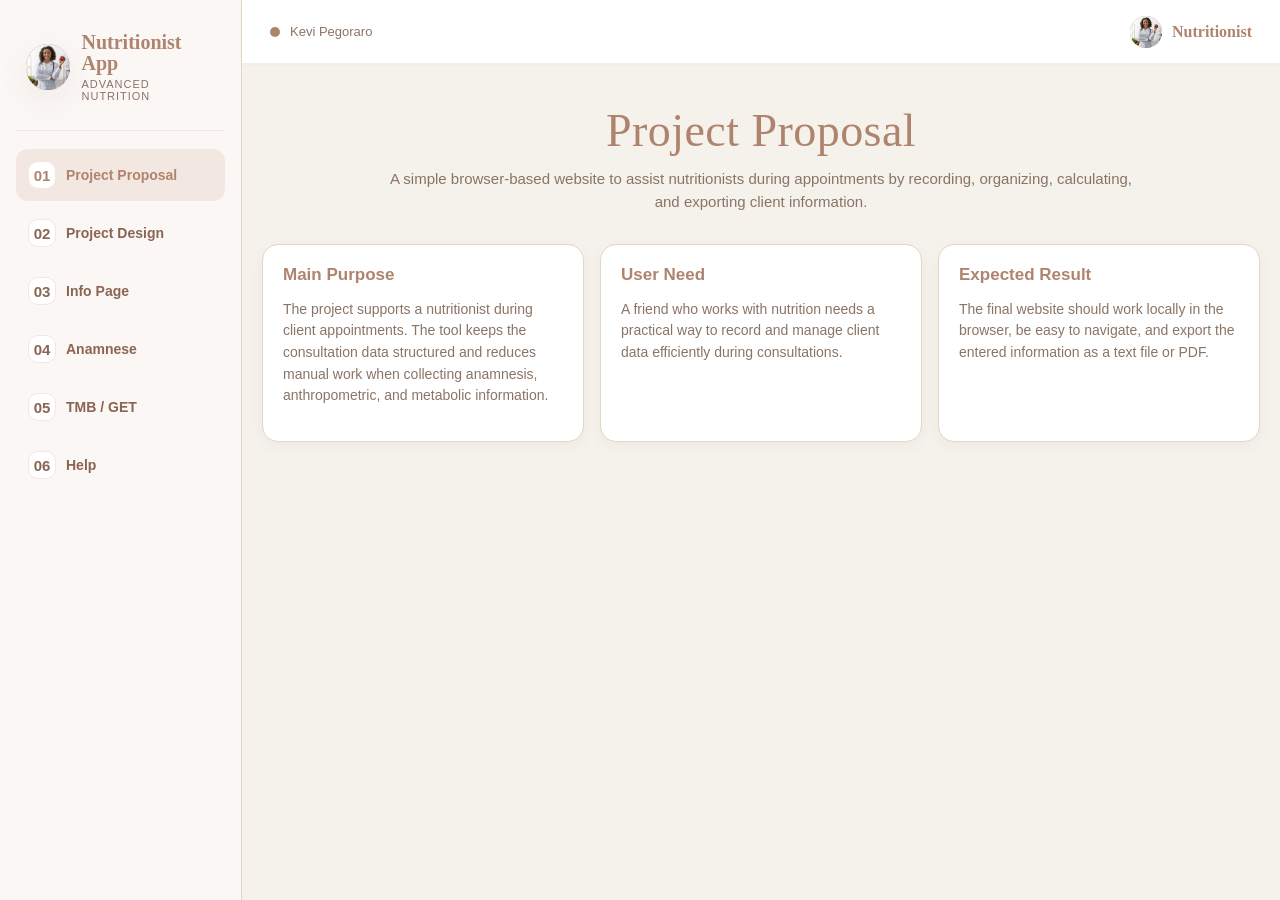
<file: index.html>
<!DOCTYPE html>
<html lang="pt-BR">
<head>
  <meta charset="UTF-8" />
  <meta name="viewport" content="width=device-width, initial-scale=1.0" />
  <title>Nutritionist App - Project Proposal</title>
  <link rel="stylesheet" href="style.css" />
</head>
<body data-page="proposal">
  <div class="app-shell">
    <aside class="drawer" id="drawer">
      <div class="brand">
        <div class="brand-mark"><img src="icon.png" alt="Nutritionist App icon"></div>
        <div>
          <h1 class="brand-title">Nutritionist App</h1>
          <p class="brand-subtitle">Advanced Nutrition</p>
        </div>
      </div>

      <nav class="menu-list" aria-label="Menu principal">
        <a class="menu-btn active" href="project-proposal.html"><span class="menu-icon">01</span> Project Proposal</a>
        <a class="menu-btn" href="project-design.html"><span class="menu-icon">02</span> Project Design</a>
        <a class="menu-btn" href="info.html"><span class="menu-icon">03</span> Info Page</a>
        <a class="menu-btn" href="anamnese.html"><span class="menu-icon">04</span> Anamnese</a>
        <a class="menu-btn" href="tmb.html"><span class="menu-icon">05</span> TMB / GET</a>
        <a class="menu-btn" href="help.html"><span class="menu-icon">06</span> Help</a>
      </nav>
    </aside>

    <main class="main">
      <header class="topbar">
        <button class="mobile-menu" id="menuToggle" aria-label="Abrir menu">☰</button>
        <div class="patient-chip">
          <span class="patient-dot"></span>
          <span id="topPatient">Patient selection - Not made yet</span>
        </div>
        <div class="user-pill"><span class="avatar"><img src="icon.png" alt="Nutritionist App icon"></span><span>Nutritionist</span></div>
      </header>

      <section class="page page-nutri active" id="proposal">
        <div class="container-nutri">
          <div class="header-nutri">
            <h2 class="title-brand">Project Proposal</h2>
            <p class="subtitle">A simple browser-based website to assist nutritionists during appointments by recording, organizing, calculating, and exporting client information.</p>
          </div>

          <div class="info-grid">
            <article class="info-card">
              <h3>Main Purpose</h3>
              <p>The project supports a nutritionist during client appointments. The tool keeps the consultation data structured and reduces manual work when collecting anamnesis, anthropometric, and metabolic information.</p>
            </article>
            <article class="info-card">
              <h3>User Need</h3>
              <p>A friend who works with nutrition needs a practical way to record and manage client data efficiently during consultations.</p>
            </article>
            <article class="info-card">
              <h3>Expected Result</h3>
              <p>The final website should work locally in the browser, be easy to navigate, and export the entered information as a text file or PDF.</p>
            </article>
          </div>
        </div>
      </section>
    </main>
  </div>
  <script src="app.js"></script>
</body>
</html>
</file>
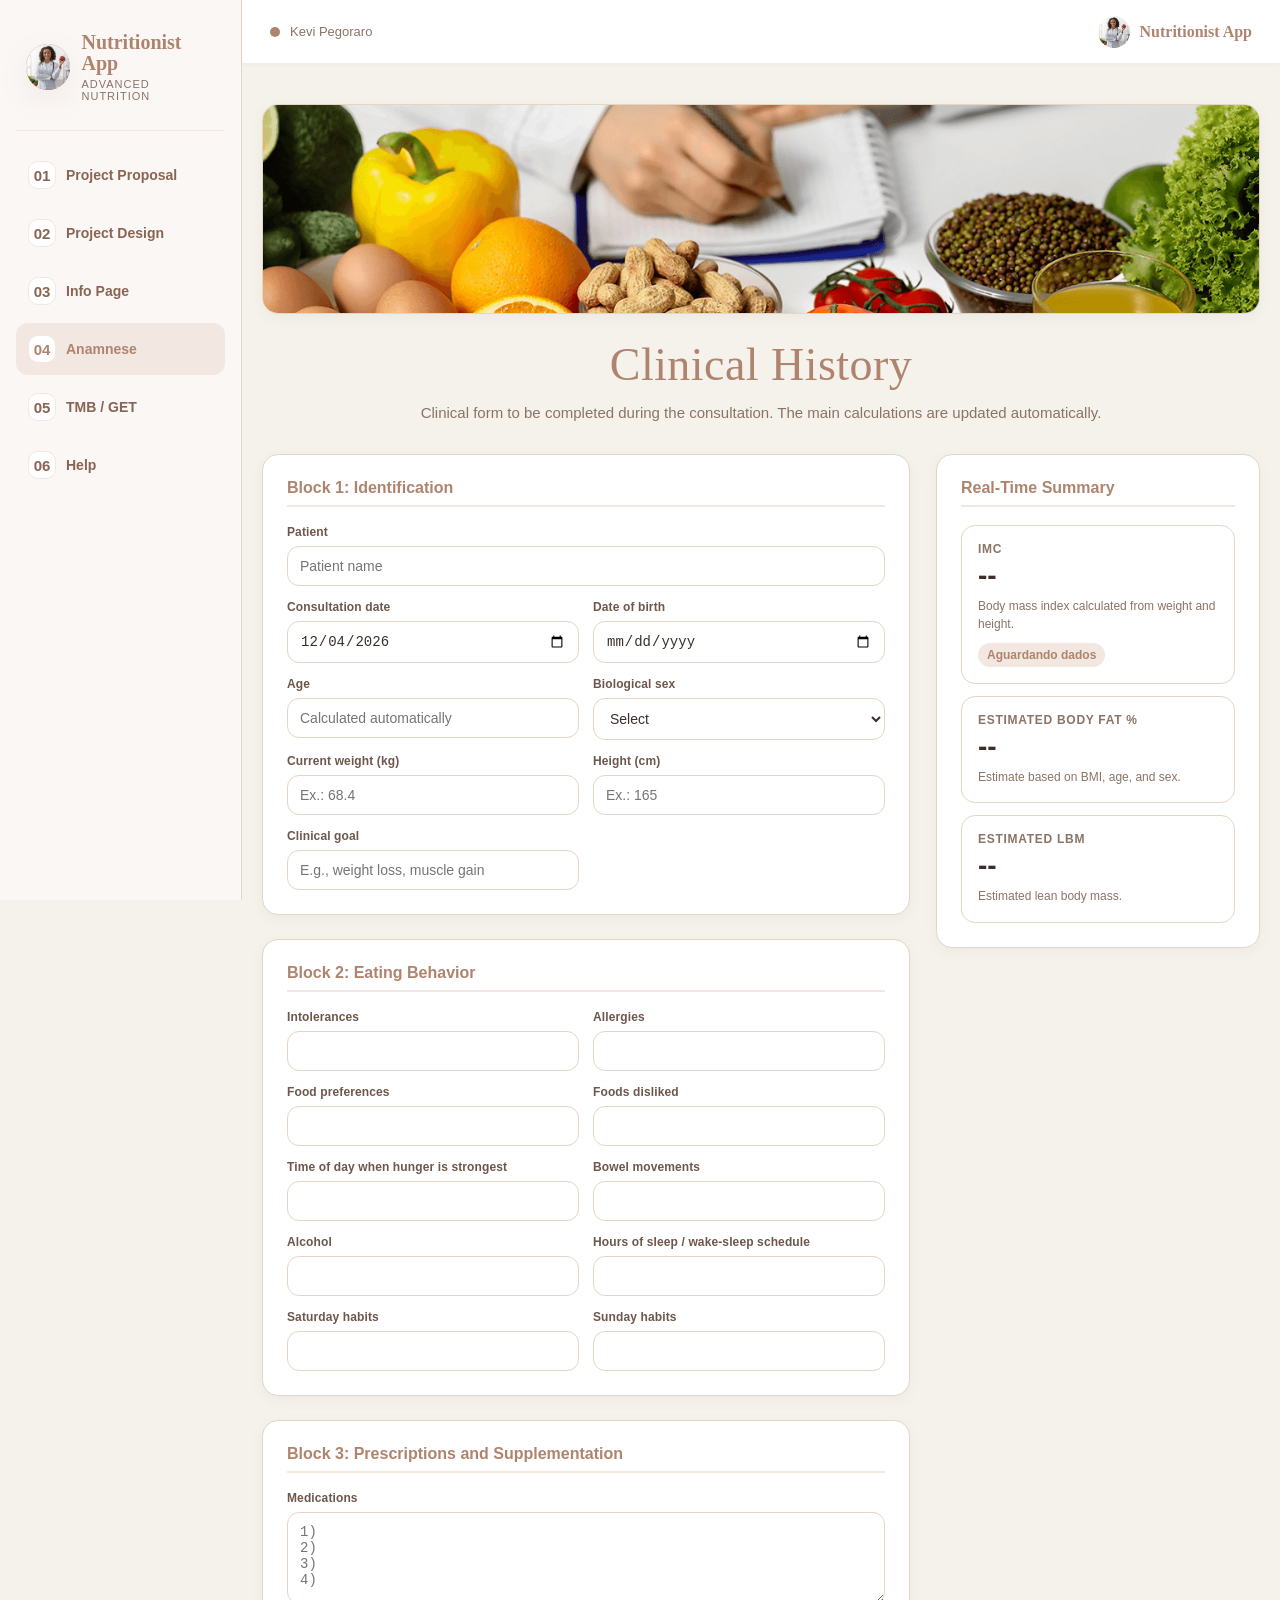
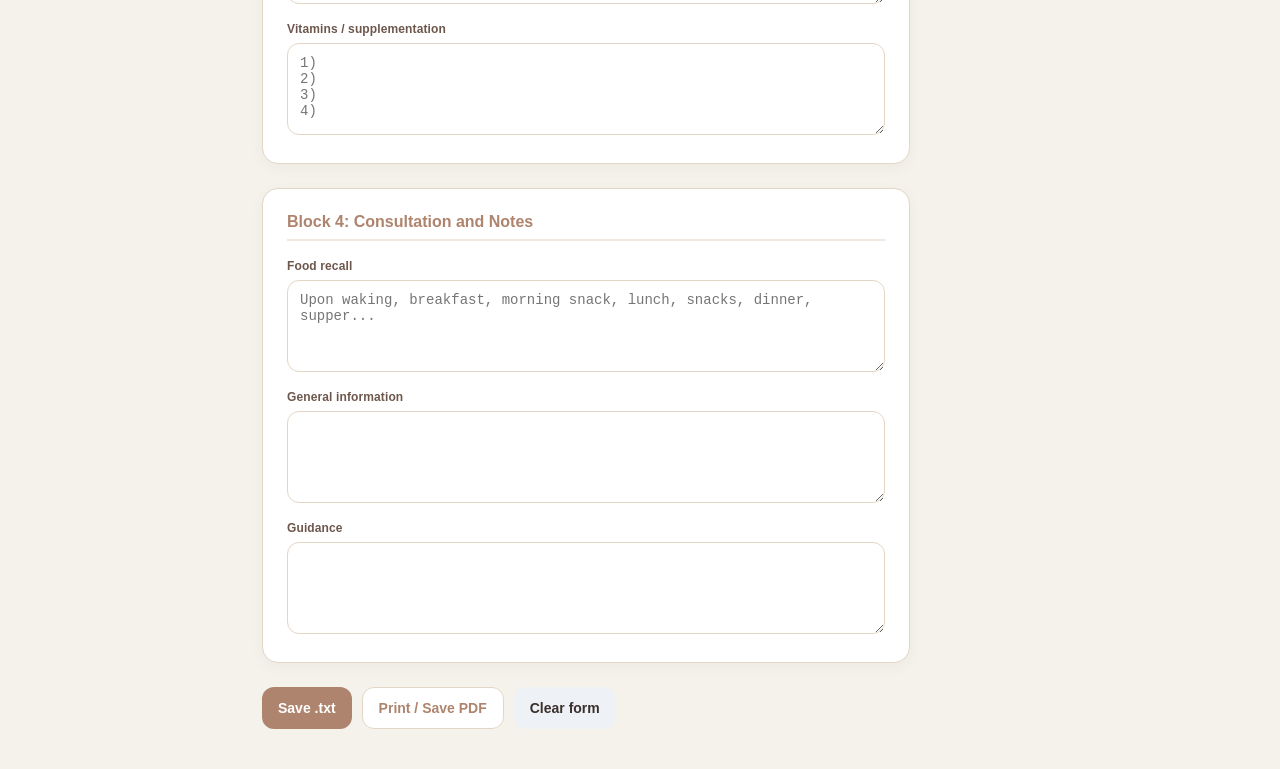
<file: anamnese.html>
<!DOCTYPE html>
<html lang="en">
<head>
  <meta charset="UTF-8" />
  <meta name="viewport" content="width=device-width, initial-scale=1.0" />
  <title>Nutritionist App - Anamnese</title>
  <link rel="stylesheet" href="style.css" />
</head>
<body data-page="anamnese">
  <div class="app-shell">
    <aside class="drawer" id="drawer">
      <div class="brand">
        <div class="brand-mark"><img src="icon.png" alt="Nutritionist App icon"></div>
        <div>
          <h1 class="brand-title">Nutritionist App</h1>
          <p class="brand-subtitle">Advanced Nutrition</p>
        </div>
      </div>

      <nav class="menu-list" aria-label="Main menu">
        <a class="menu-btn" href="project-proposal.html"><span class="menu-icon">01</span> Project Proposal</a>
        <a class="menu-btn" href="project-design.html"><span class="menu-icon">02</span> Project Design</a>
        <a class="menu-btn" href="info.html"><span class="menu-icon">03</span> Info Page</a>
        <a class="menu-btn active" href="anamnese.html"><span class="menu-icon">04</span> Anamnese</a>
        <a class="menu-btn" href="tmb.html"><span class="menu-icon">05</span> TMB / GET</a>
        <a class="menu-btn" href="help.html"><span class="menu-icon">06</span> Help</a>
      </nav>
    </aside>

    <main class="main">
      <header class="topbar">
        <button class="mobile-menu" id="menuToggle" aria-label="Open menu">☰</button>
        <div class="patient-chip">
          <span class="patient-dot"></span>
          <span id="topPatient">No patient selected</span>
        </div>
        <div class="user-pill"><span class="avatar"><img src="icon.png" alt="Nutritionist App icon"></span><span>Nutritionist App</span></div>
      </header>

      <section class="page page-nutri active" id="anamnese">
        <div class="container-nutri">
          <div class="header-nutri">
            <img class="page-banner" src="banner.png" alt="Nutritionist App banner">
            <h2 class="title-brand">Clinical History</h2>
            <p class="subtitle">Clinical form to be completed during the consultation. The main calculations are updated automatically.</p>
          </div>

          <div class="grid-nutri">
            <div>
              <div class="card-nutri">
                <h3 class="section-title">Block 1: Identification</h3>
                <div class="form-grid">
                  <div class="col-12"><label for="paciente">Patient</label><input id="paciente" type="text" placeholder="Patient name" /></div>
                  <div><label for="consulta">Consultation date</label><input id="consulta" type="date" /></div>
                  <div><label for="nascimento">Date of birth</label><input id="nascimento" type="date" /></div>
                  <div><label for="idade">Age</label><input id="idade" type="number" min="0" max="120" placeholder="Calculated automatically" /></div>
                  <div><label for="sexo">Biological sex</label><select id="sexo"><option value="">Select</option><option value="F">Female</option><option value="M">Male</option></select></div>
                  <div><label for="peso">Current weight (kg)</label><input id="peso" type="number" step="0.01" min="0" placeholder="Ex.: 68.4" /></div>
                  <div><label for="altura">Height (cm)</label><input id="altura" type="number" step="0.1" min="0" placeholder="Ex.: 165" /></div>
                  <div><label for="objetivo">Clinical goal</label><input id="objetivo" type="text" placeholder="E.g., weight loss, muscle gain" /></div>
                </div>
              </div>

              <div class="card-nutri">
                <h3 class="section-title">Block 2: Eating Behavior</h3>
                <div class="form-grid">
                  <div><label for="intolerancias">Intolerances</label><input id="intolerancias" type="text" /></div>
                  <div><label for="alergias">Allergies</label><input id="alergias" type="text" /></div>
                  <div><label for="preferencias">Food preferences</label><input id="preferencias" type="text" /></div>
                  <div><label for="naoGosta">Foods disliked</label><input id="naoGosta" type="text" /></div>
                  <div><label for="fome">Time of day when hunger is strongest</label><input id="fome" type="text" /></div>
                  <div><label for="evacuacao">Bowel movements</label><input id="evacuacao" type="text" /></div>
                  <div><label for="alcool">Alcohol</label><input id="alcool" type="text" /></div>
                  <div><label for="sono">Hours of sleep / wake-sleep schedule</label><input id="sono" type="text" /></div>
                  <div><label for="sabado">Saturday habits</label><input id="sabado" type="text" /></div>
                  <div><label for="domingo">Sunday habits</label><input id="domingo" type="text" /></div>
                </div>
              </div>

              <div class="card-nutri">
                <h3 class="section-title">Block 3: Prescriptions and Supplementation</h3>
                <div class="form-grid">
                  <div class="col-12"><label for="medicamentos">Medications</label><textarea id="medicamentos" placeholder="1)&#10;2)&#10;3)&#10;4)"></textarea></div>
                  <div class="col-12"><label for="suplementos">Vitamins / supplementation</label><textarea id="suplementos" placeholder="1)&#10;2)&#10;3)&#10;4)"></textarea></div>
                </div>
              </div>

              <div class="card-nutri">
                <h3 class="section-title">Block 4: Consultation and Notes</h3>
                <div class="form-grid">
                  <div class="col-12"><label for="recordatorio">Food recall</label><textarea id="recordatorio" placeholder="Upon waking, breakfast, morning snack, lunch, snacks, dinner, supper..."></textarea></div>
                  <div class="col-12"><label for="infoGerais">General information</label><textarea id="infoGerais"></textarea></div>
                  <div class="col-12"><label for="orientacoes">Guidance</label><textarea id="orientacoes"></textarea></div>
                </div>
              </div>

              <div class="actions">
                <button class="btn btn-primary" onclick="downloadTxt()">Save .txt</button>
                <button class="btn btn-secondary" onclick="window.print()">Print / Save PDF</button>
                <button class="btn btn-muted" onclick="limparFormulario()">Clear form</button>
              </div>
            </div>

            <aside class="card-nutri">
              <h3 class="section-title">Real-Time Summary</h3>
              <div class="metric-grid">
                <div class="metric-box"><div class="metric-label">IMC</div><div class="metric-value" id="imcVal">--</div><div class="metric-help">Body mass index calculated from weight and height.</div><span class="pill" id="imcClass">Waiting for data</span></div>
                <div class="metric-box"><div class="metric-label">Estimated body fat %</div><div class="metric-value" id="gorduraVal">--</div><div class="metric-help">Estimate based on BMI, age, and sex.</div></div>
                <div class="metric-box"><div class="metric-label">Estimated LBM</div><div class="metric-value" id="mmcVal">--</div><div class="metric-help">Estimated lean body mass.</div></div>
              </div>
            </aside>
          </div>
        </div>
      </section>
    </main>
  </div>
  <script src="app.js"></script>
</body>
</html>
</file>
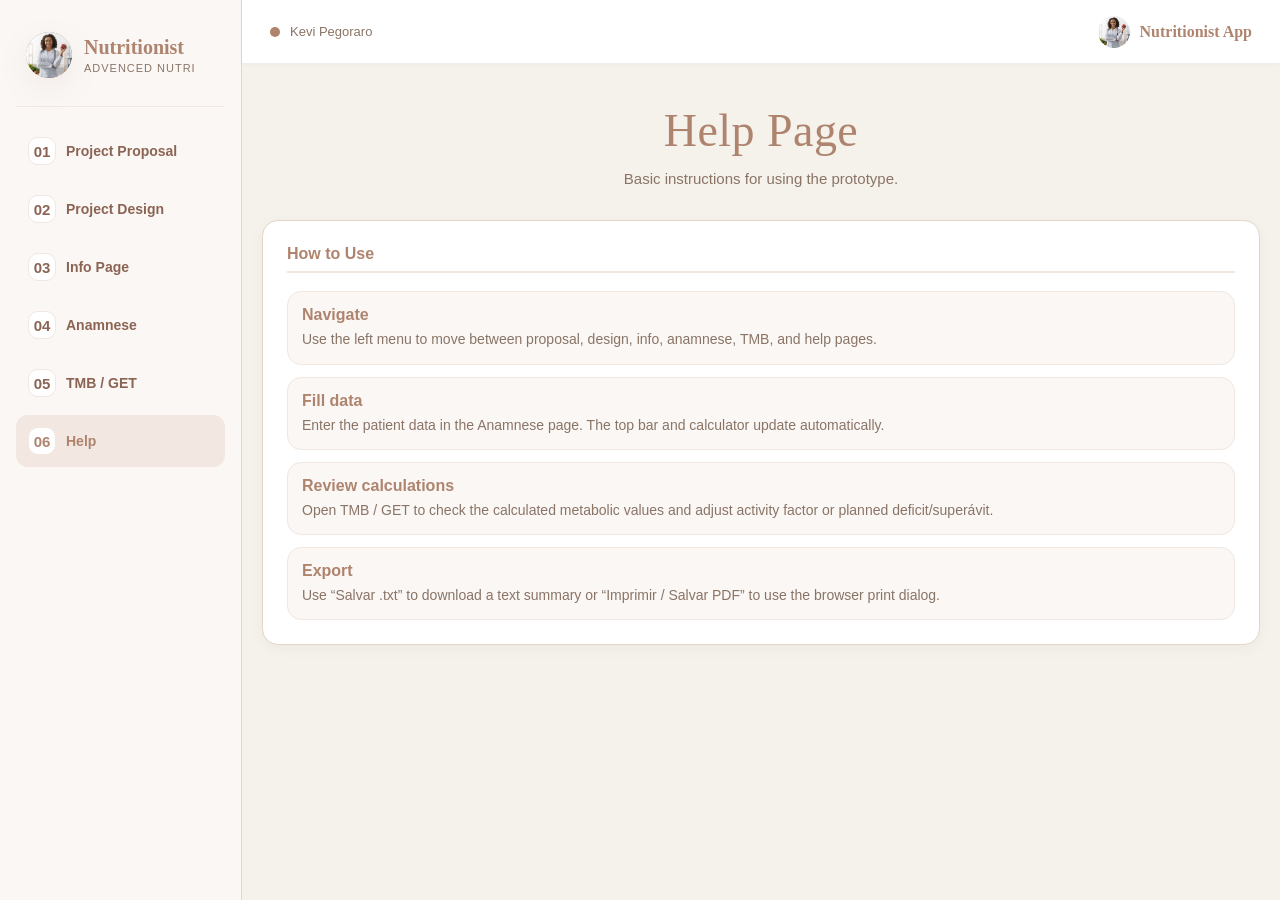
<file: help.html>
<!DOCTYPE html>
<html lang="pt-BR">
<head>
  <meta charset="UTF-8" />
  <meta name="viewport" content="width=device-width, initial-scale=1.0" />
  <title>Nutritionist App - Help</title>
  <link rel="stylesheet" href="style.css" />
</head>
<body data-page="help">
  <div class="app-shell">
    <aside class="drawer" id="drawer">
      <div class="brand">
        <div class="brand-mark"><img src="icon.png" alt="Nutritionist App icon"></div>
        <div>
          <h1 class="brand-title">Nutritionist</h1>
          <p class="brand-subtitle">Advenced Nutri</p>
        </div>
      </div>

      <nav class="menu-list" aria-label="Menu principal">
        <a class="menu-btn" href="project-proposal.html"><span class="menu-icon">01</span> Project Proposal</a>
        <a class="menu-btn" href="project-design.html"><span class="menu-icon">02</span> Project Design</a>
        <a class="menu-btn" href="info.html"><span class="menu-icon">03</span> Info Page</a>
        <a class="menu-btn" href="anamnese.html"><span class="menu-icon">04</span> Anamnese</a>
        <a class="menu-btn" href="tmb.html"><span class="menu-icon">05</span> TMB / GET</a>
        <a class="menu-btn active" href="help.html"><span class="menu-icon">06</span> Help</a>
      </nav>
    </aside>

    <main class="main">
      <header class="topbar">
        <button class="mobile-menu" id="menuToggle" aria-label="Abrir menu">☰</button>
        <div class="patient-chip">
          <span class="patient-dot"></span>
          <span id="topPatient">Patient selection - Not made yet</span>
        </div>
        <div class="user-pill"><span class="avatar"><img src="icon.png" alt="Nutritionist App icon"></span><span>Nutritionist App</span></div>
      </header>

      <section class="page page-nutri active" id="help">
        <div class="container-nutri">
          <div class="header-nutri">
            <h2 class="title-brand">Help Page</h2>
            <p class="subtitle">Basic instructions for using the prototype.</p>
          </div>

          <div class="card-nutri">
            <h3 class="section-title">How to Use</h3>
            <div class="help-list">
              <div class="help-item"><strong>Navigate</strong><span>Use the left menu to move between proposal, design, info, anamnese, TMB, and help pages.</span></div>
              <div class="help-item"><strong>Fill data</strong><span>Enter the patient data in the Anamnese page. The top bar and calculator update automatically.</span></div>
              <div class="help-item"><strong>Review calculations</strong><span>Open TMB / GET to check the calculated metabolic values and adjust activity factor or planned deficit/superávit.</span></div>
              <div class="help-item"><strong>Export</strong><span>Use “Salvar .txt” to download a text summary or “Imprimir / Salvar PDF” to use the browser print dialog.</span></div>
            </div>
          </div>
        </div>
      </section>
    </main>
  </div>
  <script src="app.js"></script>
</body>
</html>
</file>
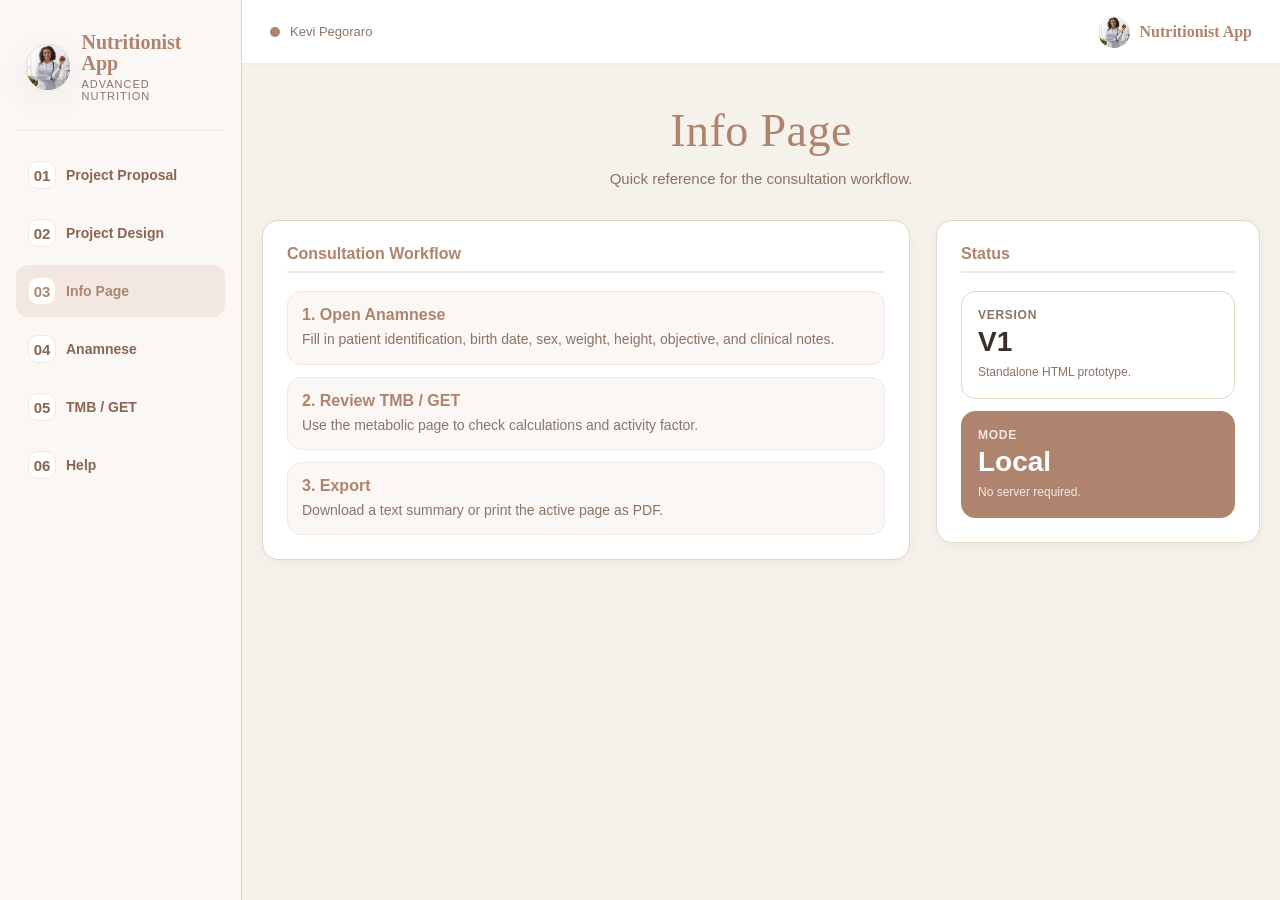
<file: info.html>
<!DOCTYPE html>
<html lang="pt-BR">
<head>
  <meta charset="UTF-8" />
  <meta name="viewport" content="width=device-width, initial-scale=1.0" />
  <title>Nutritionist App - Info Page</title>
  <link rel="stylesheet" href="style.css" />
</head>
<body data-page="info">
  <div class="app-shell">
    <aside class="drawer" id="drawer">
      <div class="brand">
        <div class="brand-mark"><img src="icon.png" alt="Nutritionist App icon"></div>
        <div>
          <h1 class="brand-title">Nutritionist App</h1>
          <p class="brand-subtitle">Advanced Nutrition</p>
        </div>
      </div>

      <nav class="menu-list" aria-label="Menu principal">
        <a class="menu-btn" href="project-proposal.html"><span class="menu-icon">01</span> Project Proposal</a>
        <a class="menu-btn" href="project-design.html"><span class="menu-icon">02</span> Project Design</a>
        <a class="menu-btn active" href="info.html"><span class="menu-icon">03</span> Info Page</a>
        <a class="menu-btn" href="anamnese.html"><span class="menu-icon">04</span> Anamnese</a>
        <a class="menu-btn" href="tmb.html"><span class="menu-icon">05</span> TMB / GET</a>
        <a class="menu-btn" href="help.html"><span class="menu-icon">06</span> Help</a>
      </nav>
    </aside>

    <main class="main">
      <header class="topbar">
        <button class="mobile-menu" id="menuToggle" aria-label="Abrir menu">☰</button>
        <div class="patient-chip">
          <span class="patient-dot"></span>
          <span id="topPatient">Kevi Pegoraro</span>
        </div>
        <div class="user-pill"><span class="avatar"><img src="icon.png" alt="Nutritionist App icon"></span><span>Nutritionist App</span></div>
      </header>

      <section class="page page-nutri active" id="info">
        <div class="container-nutri">
          <div class="header-nutri">
            <h2 class="title-brand">Info Page</h2>
            <p class="subtitle">Quick reference for the consultation workflow.</p>
          </div>

          <div class="grid-nutri">
            <div class="card-nutri">
              <h3 class="section-title">Consultation Workflow</h3>
              <div class="help-list">
                <div class="help-item"><strong>1. Open Anamnese</strong><span>Fill in patient identification, birth date, sex, weight, height, objective, and clinical notes.</span></div>
                <div class="help-item"><strong>2. Review TMB / GET</strong><span>Use the metabolic page to check calculations and activity factor.</span></div>
                <div class="help-item"><strong>3. Export</strong><span>Download a text summary or print the active page as PDF.</span></div>
              </div>
            </div>

            <aside class="card-nutri">
              <h3 class="section-title">Status</h3>
              <div class="metric-grid">
                <div class="metric-box">
                  <div class="metric-label">Version</div>
                  <div class="metric-value">V1</div>
                  <div class="metric-help">Standalone HTML prototype.</div>
                </div>
                <div class="metric-box primary">
                  <div class="metric-label">Mode</div>
                  <div class="metric-value">Local</div>
                  <div class="metric-help">No server required.</div>
                </div>
              </div>
            </aside>
          </div>
        </div>
      </section>
    </main>
  </div>
  <script src="app.js"></script>
</body>
</html>
</file>
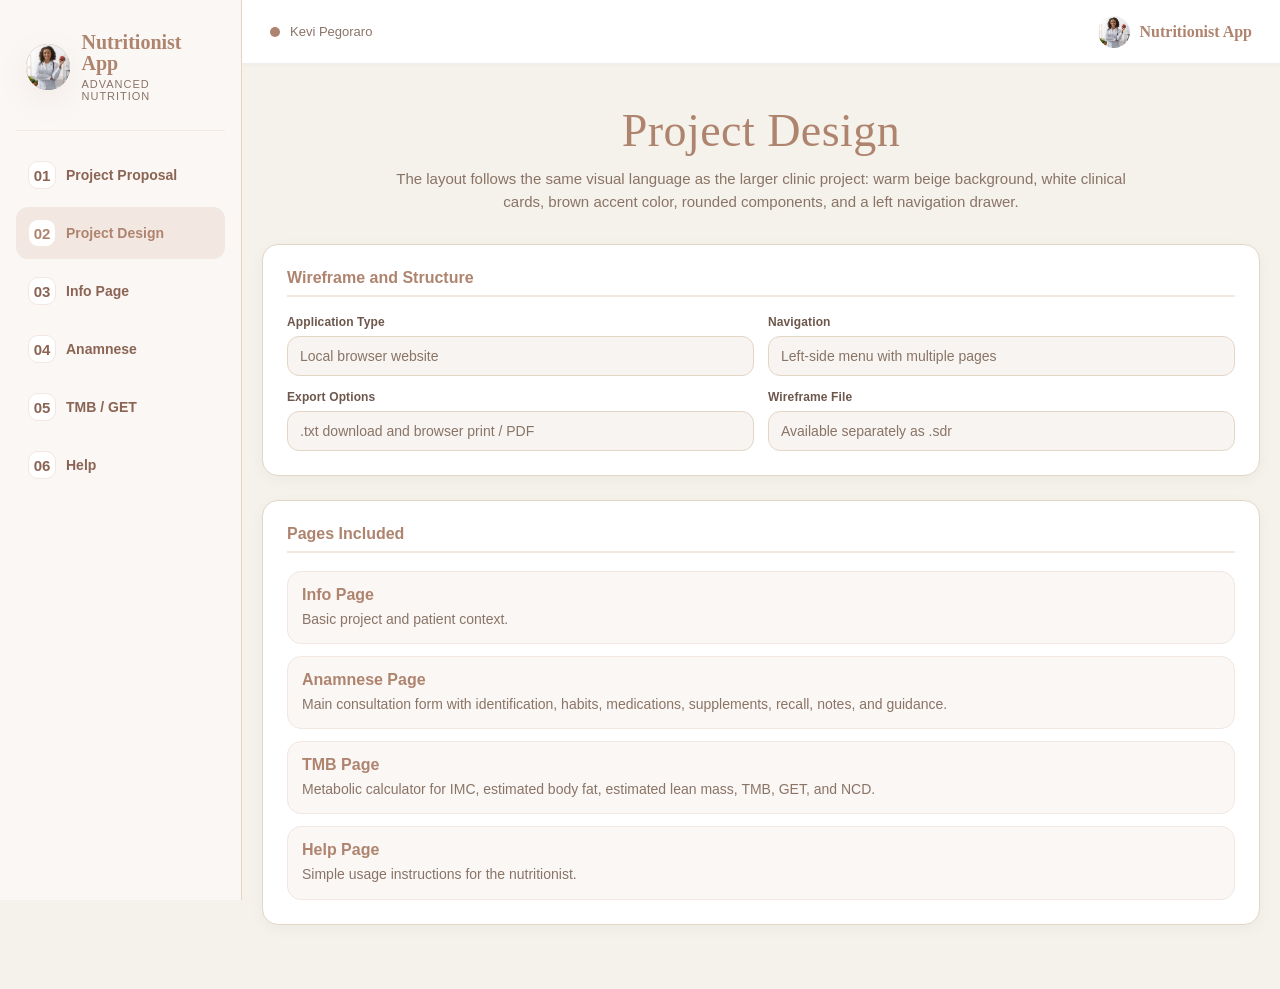
<file: project-design.html>
<!DOCTYPE html>
<html lang="pt-BR">
<head>
  <meta charset="UTF-8" />
  <meta name="viewport" content="width=device-width, initial-scale=1.0" />
  <title>Nutritionist App - Project Design</title>
  <link rel="stylesheet" href="style.css" />
</head>
<body data-page="design">
  <div class="app-shell">
    <aside class="drawer" id="drawer">
      <div class="brand">
        <div class="brand-mark"><img src="icon.png" alt="Nutritionist App icon"></div>
        <div>
          <h1 class="brand-title">Nutritionist App</h1>
          <p class="brand-subtitle">Advanced Nutrition</p>
        </div>
      </div>

      <nav class="menu-list" aria-label="Menu principal">
        <a class="menu-btn" href="project-proposal.html"><span class="menu-icon">01</span> Project Proposal</a>
        <a class="menu-btn active" href="project-design.html"><span class="menu-icon">02</span> Project Design</a>
        <a class="menu-btn" href="info.html"><span class="menu-icon">03</span> Info Page</a>
        <a class="menu-btn" href="anamnese.html"><span class="menu-icon">04</span> Anamnese</a>
        <a class="menu-btn" href="tmb.html"><span class="menu-icon">05</span> TMB / GET</a>
        <a class="menu-btn" href="help.html"><span class="menu-icon">06</span> Help</a>
      </nav>
    </aside>

    <main class="main">
      <header class="topbar">
        <button class="mobile-menu" id="menuToggle" aria-label="Abrir menu">☰</button>
        <div class="patient-chip">
          <span class="patient-dot"></span>
          <span id="topPatient">Kevi Pegoraro</span>
        </div>
        <div class="user-pill"><span class="avatar"><img src="icon.png" alt="Nutritionist App icon"></span><span>Nutritionist App</span></div>
      </header>

      <section class="page page-nutri active" id="design">
        <div class="container-nutri">
          <div class="header-nutri">
            <h2 class="title-brand">Project Design</h2>
            <p class="subtitle">The layout follows the same visual language as the larger clinic project: warm beige background, white clinical cards, brown accent color, rounded components, and a left navigation drawer.</p>
          </div>

          <div class="card-nutri">
            <h3 class="section-title">Wireframe and Structure</h3>
            <div class="form-grid">
              <div>
                <label>Application Type</label>
                <input class="readonly" value="Local browser website" readonly />
              </div>
              <div>
                <label>Navigation</label>
                <input class="readonly" value="Left-side menu with multiple pages" readonly />
              </div>
              <div>
                <label>Export Options</label>
                <input class="readonly" value=".txt download and browser print / PDF" readonly />
              </div>
              <div>
                <label>Wireframe File</label>
                <input class="readonly" value="Available separately as .sdr" readonly />
              </div>
            </div>
          </div>

          <div class="card-nutri">
            <h3 class="section-title">Pages Included</h3>
            <div class="help-list">
              <div class="help-item"><strong>Info Page</strong><span>Basic project and patient context.</span></div>
              <div class="help-item"><strong>Anamnese Page</strong><span>Main consultation form with identification, habits, medications, supplements, recall, notes, and guidance.</span></div>
              <div class="help-item"><strong>TMB Page</strong><span>Metabolic calculator for IMC, estimated body fat, estimated lean mass, TMB, GET, and NCD.</span></div>
              <div class="help-item"><strong>Help Page</strong><span>Simple usage instructions for the nutritionist.</span></div>
            </div>
          </div>
        </div>
      </section>
    </main>
  </div>
  <script src="app.js"></script>
</body>
</html>
</file>
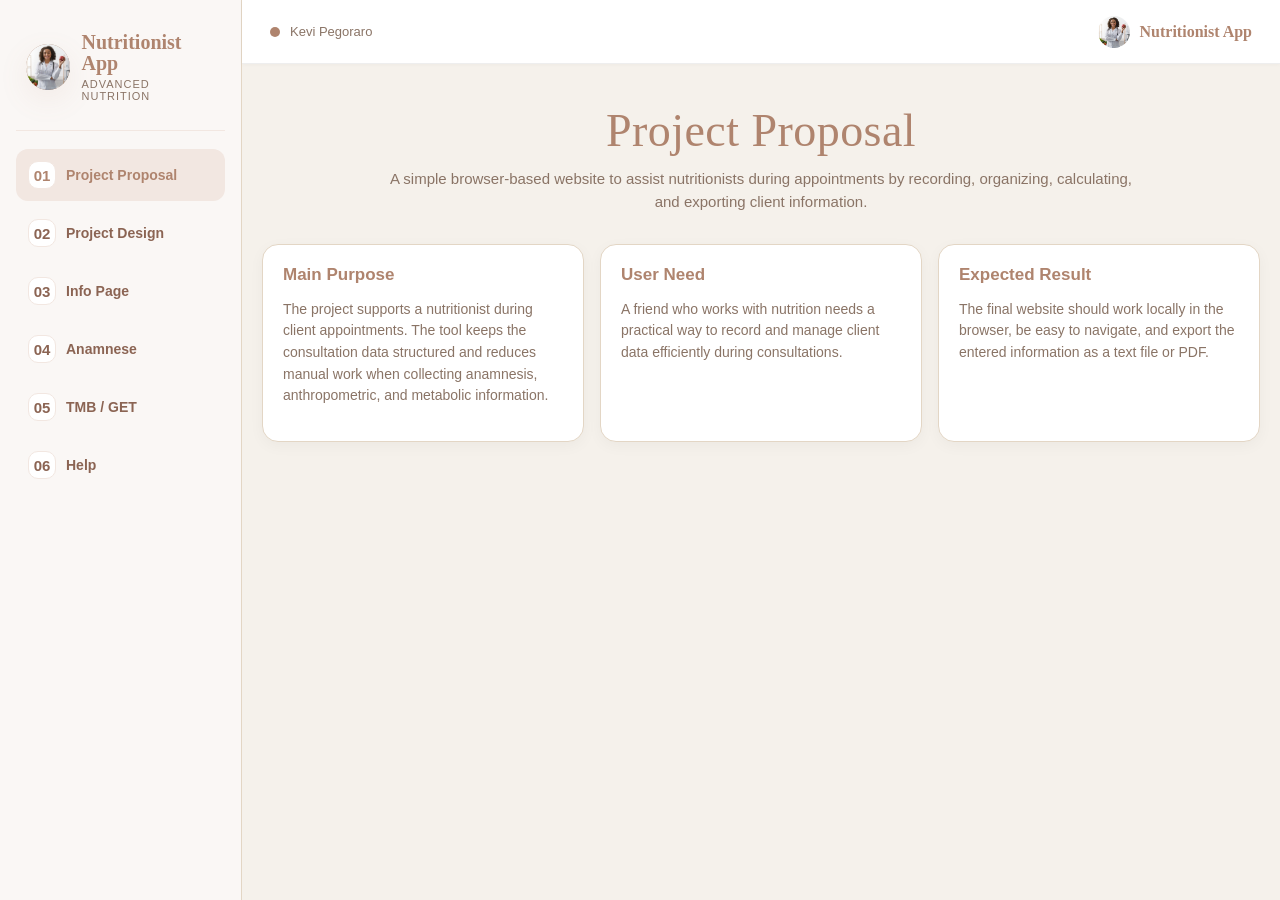
<file: project-proposal.html>
<!DOCTYPE html>
<html lang="pt-BR">
<head>
  <meta charset="UTF-8" />
  <meta name="viewport" content="width=device-width, initial-scale=1.0" />
  <title>Nutritionist App - Project Proposal</title>
  <link rel="stylesheet" href="style.css" />
</head>
<body data-page="proposal">
  <div class="app-shell">
    <aside class="drawer" id="drawer">
      <div class="brand">
        <div class="brand-mark"><img src="icon.png" alt="Nutritionist App icon"></div>
        <div>
          <h1 class="brand-title">Nutritionist App</h1>
          <p class="brand-subtitle">Advanced Nutrition</p>
        </div>
      </div>

      <nav class="menu-list" aria-label="Menu principal">
        <a class="menu-btn active" href="project-proposal.html"><span class="menu-icon">01</span> Project Proposal</a>
        <a class="menu-btn" href="project-design.html"><span class="menu-icon">02</span> Project Design</a>
        <a class="menu-btn" href="info.html"><span class="menu-icon">03</span> Info Page</a>
        <a class="menu-btn" href="anamnese.html"><span class="menu-icon">04</span> Anamnese</a>
        <a class="menu-btn" href="tmb.html"><span class="menu-icon">05</span> TMB / GET</a>
        <a class="menu-btn" href="help.html"><span class="menu-icon">06</span> Help</a>
      </nav>
    </aside>

    <main class="main">
      <header class="topbar">
        <button class="mobile-menu" id="menuToggle" aria-label="Abrir menu">☰</button>
        <div class="patient-chip">
          <span class="patient-dot"></span>
          <span id="topPatient">Kevi Pegoraro</span>
        </div>
        <div class="user-pill"><span class="avatar"><img src="icon.png" alt="Nutritionist App icon"></span><span>Nutritionist App</span></div>
      </header>

      <section class="page page-nutri active" id="proposal">
        <div class="container-nutri">
          <div class="header-nutri">
            <h2 class="title-brand">Project Proposal</h2>
            <p class="subtitle">A simple browser-based website to assist nutritionists during appointments by recording, organizing, calculating, and exporting client information.</p>
          </div>

          <div class="info-grid">
            <article class="info-card">
              <h3>Main Purpose</h3>
              <p>The project supports a nutritionist during client appointments. The tool keeps the consultation data structured and reduces manual work when collecting anamnesis, anthropometric, and metabolic information.</p>
            </article>
            <article class="info-card">
              <h3>User Need</h3>
              <p>A friend who works with nutrition needs a practical way to record and manage client data efficiently during consultations.</p>
            </article>
            <article class="info-card">
              <h3>Expected Result</h3>
              <p>The final website should work locally in the browser, be easy to navigate, and export the entered information as a text file or PDF.</p>
            </article>
          </div>
        </div>
      </section>
    </main>
  </div>
  <script src="app.js"></script>
</body>
</html>
</file>
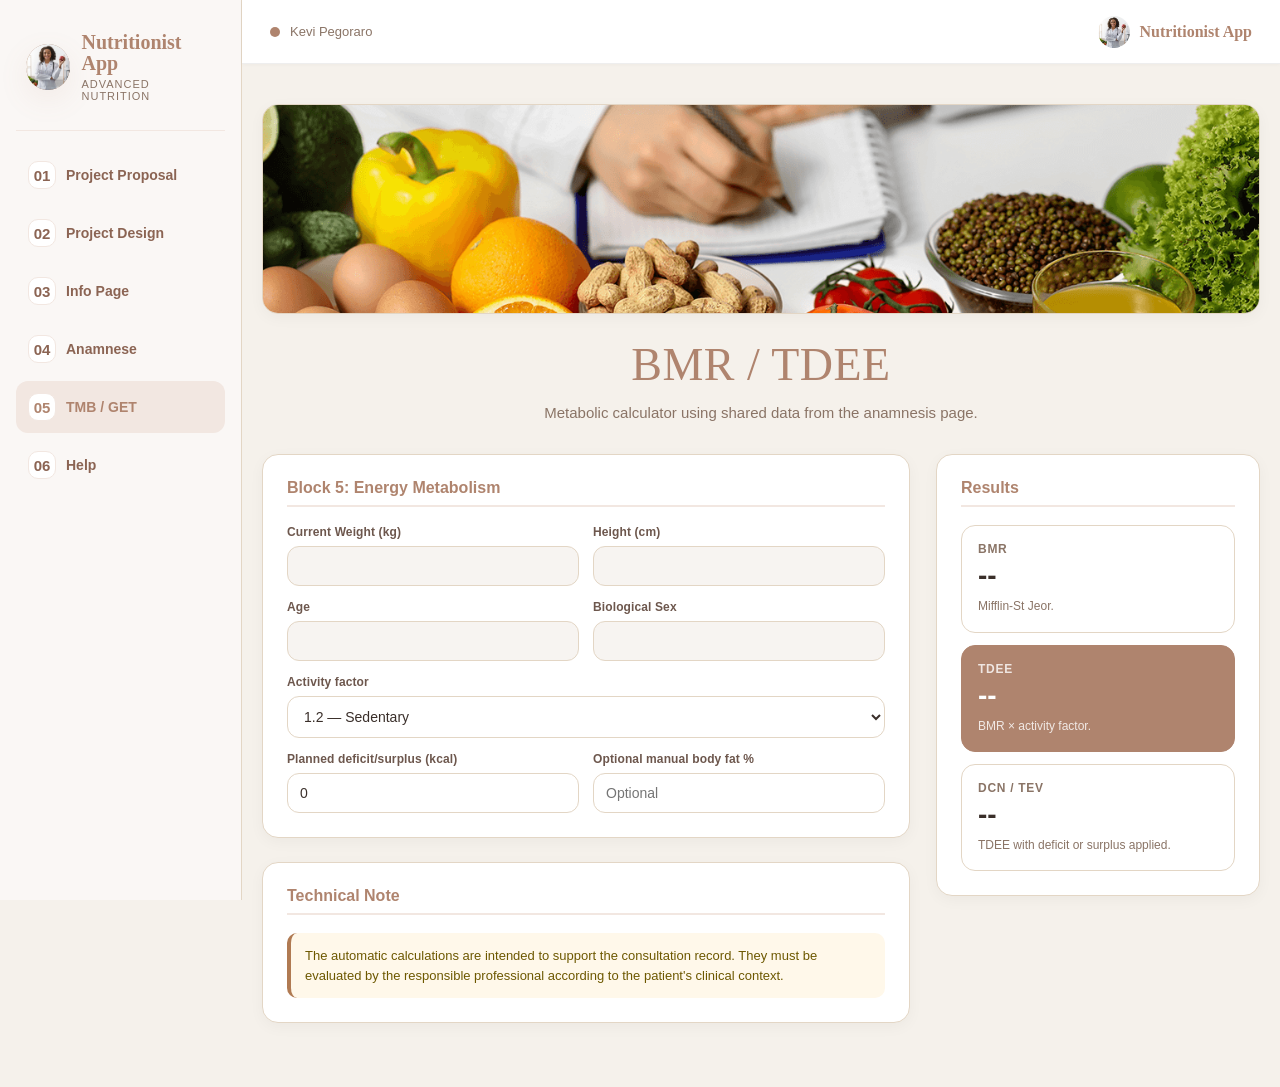
<file: tmb.html>
<!DOCTYPE html>
<html lang="en">
<head>
  <meta charset="UTF-8" />
  <meta name="viewport" content="width=device-width, initial-scale=1.0" />
  <title>Nutritionist App - BMR / TDEE</title>
  <link rel="stylesheet" href="style.css" />
</head>
<body data-page="tmb">
  <div class="app-shell">
    <aside class="drawer" id="drawer">
      <div class="brand">
        <div class="brand-mark"><img src="icon.png" alt="Nutritionist App icon"></div>
        <div>
          <h1 class="brand-title">Nutritionist App</h1>
          <p class="brand-subtitle">Advanced Nutrition</p>
        </div>
      </div>

      <nav class="menu-list" aria-label="Main menu">
        <a class="menu-btn" href="project-proposal.html"><span class="menu-icon">01</span> Project Proposal</a>
        <a class="menu-btn" href="project-design.html"><span class="menu-icon">02</span> Project Design</a>
        <a class="menu-btn" href="info.html"><span class="menu-icon">03</span> Info Page</a>
        <a class="menu-btn" href="anamnese.html"><span class="menu-icon">04</span> Anamnese</a>
        <a class="menu-btn active" href="tmb.html"><span class="menu-icon">05</span> TMB / GET</a>
        <a class="menu-btn" href="help.html"><span class="menu-icon">06</span> Help</a>
      </nav>
    </aside>

    <main class="main">
      <header class="topbar">
        <button class="mobile-menu" id="menuToggle" aria-label="Open menu">☰</button>
        <div class="patient-chip">
          <span class="patient-dot"></span>
          <span id="topPatient">No patient selected</span>
        </div>
        <div class="user-pill"><span class="avatar"><img src="icon.png" alt="Nutritionist App icon"></span><span>Nutritionist App</span></div>
      </header>

      <section class="page page-nutri active" id="tmb">
        <div class="container-nutri">
          <div class="header-nutri">
            <img class="page-banner" src="banner.png" alt="Nutritionist App banner">
            <h2 class="title-brand">BMR / TDEE</h2>
            <p class="subtitle">Metabolic calculator using shared data from the anamnesis page.</p>
          </div>

          <div class="grid-nutri">
            <div>
              <div class="card-nutri">
                <h3 class="section-title">Block 5: Energy Metabolism</h3>
                <div class="form-grid">
                  <div><label>Current Weight (kg)</label><input id="tmbPeso" class="readonly" readonly /></div>
                  <div><label>Height (cm)</label><input id="tmbAltura" class="readonly" readonly /></div>
                  <div><label>Age</label><input id="tmbIdade" class="readonly" readonly /></div>
                  <div><label>Biological Sex</label><input id="tmbSexo" class="readonly" readonly /></div>
                  <div class="col-12"><label for="atividade">Activity factor</label><select id="atividade"><option value="1.2">1.2 — Sedentary</option><option value="1.5">1.5 — Active in daily routine</option><option value="1.7">1.7 — Active in daily routine + exercise</option><option value="1.9">1.9 — Very active</option><option value="2.2">2.2 — Athlete</option></select></div>
                  <div><label for="deficit">Planned deficit/surplus (kcal)</label><input id="deficit" type="number" step="1" value="0" /></div>
                  <div><label for="gorduraManual">Optional manual body fat %</label><input id="gorduraManual" type="number" step="0.1" min="0" max="80" placeholder="Optional" /></div>
                </div>
              </div>

              <div class="card-nutri">
                <h3 class="section-title">Technical Note</h3>
                <div class="callout">The automatic calculations are intended to support the consultation record. They must be evaluated by the responsible professional according to the patient's clinical context.</div>
              </div>
            </div>

            <aside class="card-nutri">
              <h3 class="section-title">Results</h3>
              <div class="metric-grid">
                <div class="metric-box"><div class="metric-label">BMR</div><div class="metric-value" id="tmbVal">--</div><div class="metric-help">Mifflin-St Jeor.</div></div>
                <div class="metric-box primary"><div class="metric-label">TDEE</div><div class="metric-value" id="getVal">--</div><div class="metric-help">BMR × activity factor.</div></div>
                <div class="metric-box"><div class="metric-label">DCN / TEV</div><div class="metric-value" id="ncdVal">--</div><div class="metric-help">TDEE with deficit or surplus applied.</div></div>
              </div>
            </aside>
          </div>
        </div>
      </section>
    </main>
  </div>
  <script src="app.js"></script>
</body>
</html>
</file>
<file: style.css>
:root {
      --bg: #f5f1eb;
      --page: #fdfaf8;
      --card: #ffffff;
      --line: #e3d6c5;
      --line-soft: #f2e7e1;
      --text: #3a2f2a;
      --muted: #8a7466;
      --accent: #af846e;
      --accent-dark: #8b6453;
      --accent-soft: #f2e7e1;
      --success: #5f7a63;
      --warn: #b07a52;
      --danger: #a55b5b;
      --shadow: 0 4px 15px rgba(0,0,0,.04);
      --shadow-soft: 0 10px 30px rgba(175,132,110,.10);
      --radius: 16px;
      --sidebar-width: 242px;
    }

    * { box-sizing: border-box; }

    body {
      margin: 0;
      min-height: 100vh;
      font-family: Inter, Arial, Helvetica, sans-serif;
      background: var(--bg);
      color: var(--text);
    }

    .app-shell {
      min-height: 100vh;
      display: grid;
      grid-template-columns: var(--sidebar-width) 1fr;
    }

    .drawer {
      background: #faf7f5;
      border-right: 1px solid var(--line);
      color: var(--accent);
      position: sticky;
      top: 0;
      height: 100vh;
      padding: 24px 16px;
      overflow-y: auto;
    }

    .brand {
      display: flex;
      align-items: center;
      gap: 12px;
      padding: 8px 10px 28px;
      border-bottom: 1px solid var(--line-soft);
      margin-bottom: 18px;
    }

    .brand-mark {
      width: 46px;
      height: 46px;
      border-radius: 50%;
      background: var(--accent);
      color: #fff;
      display: grid;
      place-items: center;
      font-family: Georgia, 'Times New Roman', serif;
      font-size: 22px;
      font-weight: 700;
      box-shadow: var(--shadow-soft);
    }

    .brand-title {
      margin: 0;
      font-family: Georgia, 'Times New Roman', serif;
      font-size: 20px;
      line-height: 1.05;
      font-weight: 700;
      color: var(--accent);
    }

    .brand-subtitle {
      margin: 4px 0 0;
      font-size: 11px;
      letter-spacing: .09em;
      text-transform: uppercase;
      color: var(--muted);
    }

    .menu-list { display: grid; gap: 6px; }

    .menu-btn {
      width: 100%;
      border: 0;
      background: transparent;
      color: var(--accent-dark);
      border-radius: 12px;
      padding: 12px 12px;
      display: flex;
      align-items: center;
      gap: 10px;
      cursor: pointer;
      text-align: left;
      font-size: 14px;
      font-weight: 700;
      transition: .18s ease;
    }

    .menu-btn:hover,
    .menu-btn.active {
      background: var(--accent-soft);
      color: var(--accent);
    }

    .menu-icon {
      width: 28px;
      height: 28px;
      border-radius: 10px;
      background: #fff;
      border: 1px solid var(--line-soft);
      display: grid;
      place-items: center;
      flex: 0 0 auto;
      font-size: 15px;
    }

    .main {
      min-width: 0;
      background: var(--bg);
    }

    .topbar {
      height: 64px;
      background: #fff;
      border-bottom: 1px solid #eeeeee;
      box-shadow: 0 1px 4px rgba(0,0,0,.03);
      display: flex;
      align-items: center;
      justify-content: space-between;
      padding: 0 28px;
      position: sticky;
      top: 0;
      z-index: 5;
    }

    .mobile-menu {
      display: none;
      border: 0;
      background: var(--accent-soft);
      color: var(--accent);
      width: 38px;
      height: 38px;
      border-radius: 12px;
      cursor: pointer;
      font-weight: 800;
    }

    .patient-chip {
      display: flex;
      align-items: center;
      gap: 10px;
      color: var(--muted);
      font-size: 13px;
      min-width: 0;
    }

    .patient-dot {
      width: 10px;
      height: 10px;
      border-radius: 50%;
      background: var(--accent);
    }

    .user-pill {
      display: flex;
      align-items: center;
      gap: 10px;
      color: var(--accent);
      font-family: Georgia, 'Times New Roman', serif;
      font-weight: 700;
    }

    .avatar {
      width: 32px;
      height: 32px;
      border-radius: 50%;
      background: var(--accent);
      color: #fff;
      display: grid;
      place-items: center;
      font-family: Inter, Arial, sans-serif;
    }

    .page-nutri {
      padding: 40px 20px;
      transition: all .3s ease;
    }

    .container-nutri {
      max-width: 1200px;
      margin: auto;
    }

    .header-nutri {
      margin-bottom: 30px;
      text-align: center;
    }

    .title-brand {
      font-family: Georgia, 'Times New Roman', serif;
      color: var(--accent);
      font-size: 46px;
      margin: 0;
      font-weight: 500;
      letter-spacing: .01em;
    }

    .subtitle {
      max-width: 760px;
      margin: 10px auto 0;
      color: var(--muted);
      line-height: 1.55;
      font-size: 15px;
    }

    .grid-nutri {
      display: grid;
      grid-template-columns: 2fr 1fr;
      gap: 26px;
      align-items: start;
    }

    .card-nutri {
      background: var(--card);
      border-radius: var(--radius);
      padding: 24px;
      margin-bottom: 24px;
      box-shadow: var(--shadow);
      border: 1px solid var(--line);
    }

    .section-title {
      font-weight: 700;
      color: var(--accent);
      font-size: 16px;
      border-bottom: 2px solid var(--line-soft);
      margin: 0 0 18px;
      padding-bottom: 8px;
    }

    .form-grid {
      display: grid;
      grid-template-columns: repeat(2, minmax(0, 1fr));
      gap: 14px;
    }

    .col-12 { grid-column: 1 / -1; }

    label {
      display: block;
      font-size: 12px;
      font-weight: 800;
      margin: 0 0 7px;
      color: #6d574d;
      letter-spacing: .01em;
    }

    input, select, textarea {
      width: 100%;
      border: 1px solid var(--line);
      border-radius: 12px;
      padding: 11px 12px;
      font-size: 14px;
      color: var(--text);
      background: #fff;
      outline: none;
      transition: border .18s ease, box-shadow .18s ease;
    }

    input:focus, select:focus, textarea:focus {
      border-color: var(--accent);
      box-shadow: 0 0 0 3px rgba(175,132,110,.12);
    }

    textarea { min-height: 92px; resize: vertical; }

    .readonly { background: #f7f4f1; color: var(--muted); }

    .metric-grid { display: grid; gap: 12px; }

    .metric-box {
      border: 1px solid var(--line);
      border-radius: 14px;
      padding: 16px;
      background: #fff;
    }

    .metric-box.primary {
      background: var(--accent);
      color: #fff;
      border-color: var(--accent);
    }

    .metric-label {
      font-size: 12px;
      color: var(--muted);
      text-transform: uppercase;
      letter-spacing: .06em;
      font-weight: 800;
    }

    .metric-box.primary .metric-label { color: rgba(255,255,255,.8); }

    .metric-value {
      margin-top: 6px;
      font-size: 28px;
      font-weight: 800;
      line-height: 1;
    }

    .metric-help {
      margin-top: 8px;
      font-size: 12px;
      line-height: 1.45;
      color: var(--muted);
    }

    .metric-box.primary .metric-help { color: rgba(255,255,255,.82); }

    .pill {
      display: inline-block;
      margin-top: 10px;
      padding: 5px 9px;
      border-radius: 999px;
      font-size: 12px;
      font-weight: 800;
      background: var(--accent-soft);
      color: var(--accent);
    }

    .info-grid {
      display: grid;
      grid-template-columns: repeat(3, minmax(0, 1fr));
      gap: 16px;
    }

    .info-card {
      background: #fff;
      border: 1px solid var(--line);
      border-radius: var(--radius);
      padding: 20px;
      box-shadow: var(--shadow);
    }

    .info-card h3 { margin: 0 0 10px; color: var(--accent); font-size: 17px; }
    .info-card p, .info-card li { color: var(--muted); line-height: 1.55; font-size: 14px; }
    .info-card ul { margin: 0; padding-left: 18px; }

    .callout {
      border-left: 4px solid var(--warn);
      background: #fff8ea;
      color: #6d5800;
      border-radius: 10px;
      padding: 13px 14px;
      font-size: 13px;
      line-height: 1.5;
    }

    .actions {
      display: flex;
      gap: 10px;
      flex-wrap: wrap;
      margin-top: 16px;
    }

    .btn {
      border: 0;
      border-radius: 12px;
      padding: 12px 16px;
      font-size: 14px;
      font-weight: 800;
      cursor: pointer;
      display: inline-flex;
      align-items: center;
      justify-content: center;
      gap: 8px;
      transition: transform .12s ease, box-shadow .12s ease, background .12s ease;
    }

    .btn:hover { transform: translateY(-1px); box-shadow: var(--shadow-soft); }
    .btn-primary { background: var(--accent); color: #fff; }
    .btn-secondary { background: #fff; color: var(--accent); border: 1px solid var(--line); }
    .btn-muted { background: #eef2f7; color: var(--text); }

    .page { display: block; }

    .help-list { display: grid; gap: 12px; }
    .help-item { padding: 14px; background: #faf7f5; border: 1px solid var(--line-soft); border-radius: 14px; }
    .help-item strong { display: block; color: var(--accent); margin-bottom: 5px; }
    .help-item span { color: var(--muted); line-height: 1.45; font-size: 14px; }

    @media (max-width: 980px) {
      .app-shell { grid-template-columns: 1fr; }
      .drawer {
        position: fixed;
        inset: 0 auto 0 0;
        width: var(--sidebar-width);
        z-index: 20;
        transform: translateX(-105%);
        transition: transform .2s ease;
        box-shadow: var(--shadow-soft);
      }
      .drawer.open { transform: translateX(0); }
      .mobile-menu { display: grid; place-items: center; }
      .grid-nutri, .info-grid { grid-template-columns: 1fr; }
      .topbar { padding: 0 16px; }
      .title-brand { font-size: 36px; }
      .page-nutri { padding: 28px 14px; }
    }

    @media (max-width: 620px) {
      .form-grid { grid-template-columns: 1fr; }
      .user-pill span { display: none; }
      .patient-chip { font-size: 12px; }
    }

    @media print {
      .drawer, .topbar, .actions, .mobile-menu { display: none !important; }
      .app-shell { display: block; }
      .page { display: block; break-after: page; }
      .page:not(.active) { display: none; }
      .page-nutri { padding: 0; background: #fff; }
      .card-nutri, .info-card { box-shadow: none; }
      body { background: #fff; }
    }

.menu-btn { text-decoration: none; }
@media (max-width: 760px) { .drawer.open { transform: translateX(0); } }


/* Image branding updates */
.brand-mark,
.avatar {
  overflow: hidden;
}

.brand-mark img,
.avatar img {
  width: 100%;
  height: 100%;
  object-fit: cover;
  display: block;
}

.page-banner {
  width: 100%;
  max-height: 210px;
  object-fit: cover;
  border-radius: var(--radius);
  border: 1px solid var(--line);
  box-shadow: var(--shadow);
  margin: 0 0 24px;
  display: block;
}
</file>
